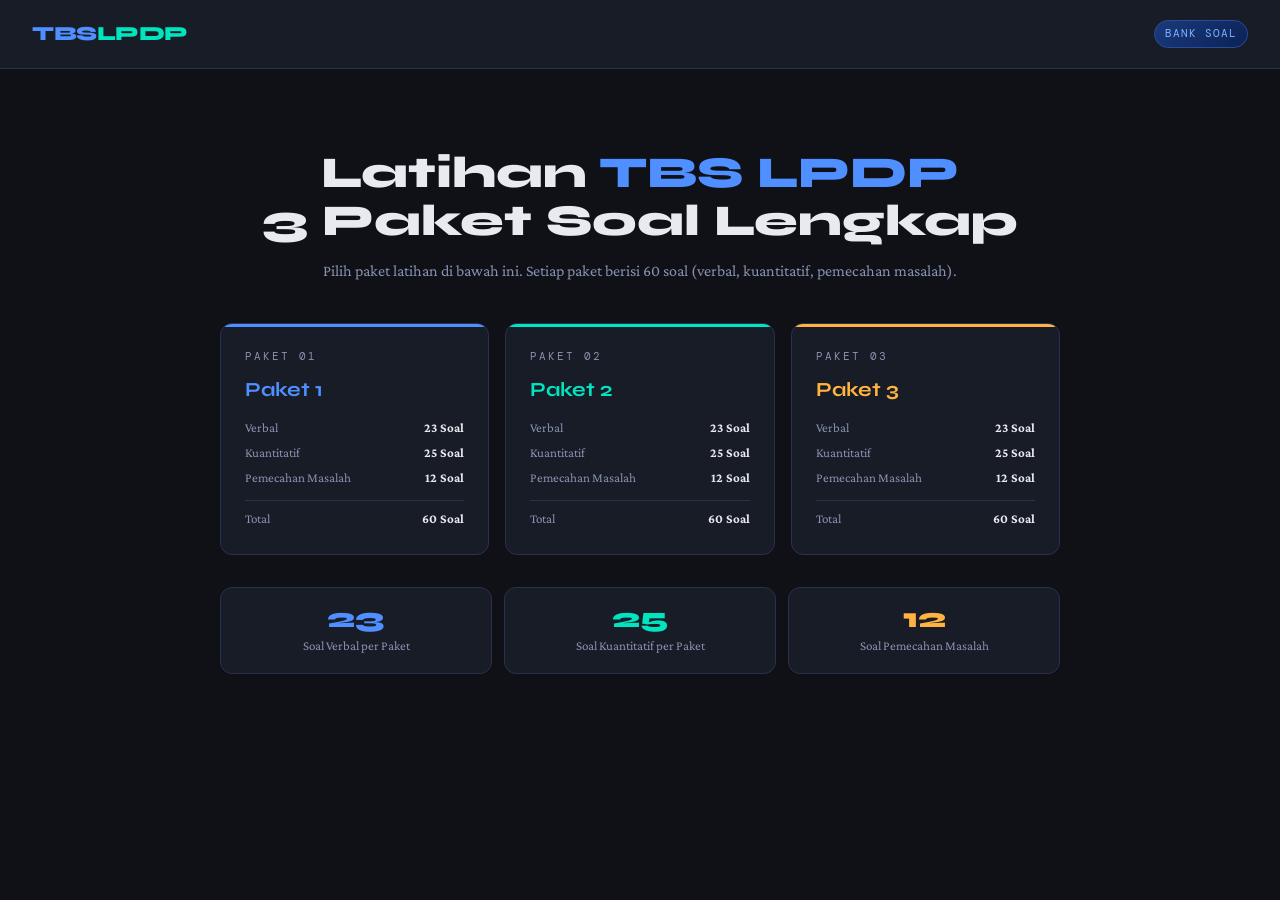
<file: index.html>
<!DOCTYPE html>
<html lang="id">
<head>
  <meta charset="UTF-8">
  <meta name="viewport" content="width=device-width, initial-scale=1.0">
  <title>Latihan TBS LPDP – Bank Soal</title>
  <link href="https://fonts.googleapis.com/css2?family=Crimson+Pro:ital,wght@0,400;0,600;0,700;1,400&family=DM+Mono:wght@400;500&family=Syne:wght@400;600;700;800&display=swap" rel="stylesheet">
  <link rel="stylesheet" href="./css/style.css">
</head>
<body>

<header>
  <div class="logo">TBS<span>LPDP</span></div>
  <div class="badge-lpdp">BANK SOAL</div>
  <!-- ✅ FIX: Hapus #timer-display dari sini. Timer hanya ada di quiz-screen -->
</header>

<main>
  <div id="home-screen">
    <div class="home-title">Latihan <span class="hl">TBS LPDP</span><br>3 Paket Soal Lengkap</div>
    <div class="home-subtitle">Pilih paket latihan di bawah ini. Setiap paket berisi 60 soal (verbal, kuantitatif, pemecahan masalah).</div>

    <div class="paket-grid" id="paket-grid"></div>

    <div class="info-boxes">
      <div class="info-box">
        <div class="num">23</div>
        <div class="lbl">Soal Verbal per Paket</div>
      </div>
      <div class="info-box">
        <div class="num" style="color:var(--accent2)">25</div>
        <div class="lbl">Soal Kuantitatif per Paket</div>
      </div>
      <div class="info-box">
        <div class="num" style="color:var(--accent3)">12</div>
        <div class="lbl">Soal Pemecahan Masalah</div>
      </div>
    </div>
  </div>

  <div id="quiz-screen" style="display:none">

    <!-- ✅ FIX: Satu-satunya #timer-display, ada di sini, dengan #timer-text di dalamnya -->
    <div id="timer-display" style="display:none; font-family:'DM Mono',monospace; font-weight:500; background:var(--surface); padding:6px 14px; border-radius:20px; border:1px solid var(--border)">
      ⏱️ <span id="timer-text">35:00</span>
    </div>

    <div id="timer-warning" style="display:none; margin:12px 0; padding:10px 16px; background:rgba(255,92,114,0.12); border:1px solid var(--red); border-radius:8px; color:var(--red); font-size:13px; text-align:center; font-weight:500">
      ⚠️ Waktu hampir habis! Segera jawab soal yang tersisa.
    </div>

    <div id="time-up-overlay" style="display:none; position:fixed; top:0; left:0; right:0; bottom:0; background:rgba(0,0,0,0.85); z-index:1000; align-items:center; justify-content:center; flex-direction:column; padding:24px; text-align:center">
      <div style="background:var(--surface); padding:32px; border-radius:16px; max-width:400px; width:100%">
        <div style="font-size:48px; margin-bottom:16px">⏰</div>
        <div style="font-family:'Syne',sans-serif; font-weight:700; font-size:20px; margin-bottom:8px">Waktu Habis!</div>
        <div style="color:var(--muted); margin-bottom:24px" id="time-up-message">Waktu untuk seksi ini telah berakhir.</div>
        <button class="btn btn-primary" onclick="closeTimeUp()">Lanjut ke Soal Berikutnya</button>
      </div>
    </div>

    <div style="display:flex;align-items:center;justify-content:space-between;margin-bottom:20px">
      <div>
        <div style="font-family:'Syne',sans-serif;font-weight:700;font-size:18px" id="paket-title"></div>
        <div style="font-size:13px;color:var(--muted)" id="section-label"></div>
      </div>
      <button class="btn btn-ghost" style="font-size:12px;padding:8px 16px" onclick="goHome()">← Keluar</button>
    </div>

    <div class="section-tabs" id="section-tabs">
      <button class="tab-btn" onclick="switchSection(0)" id="tab0">Verbal <span class="count">23</span></button>
      <button class="tab-btn" onclick="switchSection(1)" id="tab1">Kuantitatif <span class="count">25</span></button>
      <button class="tab-btn" onclick="switchSection(2)" id="tab2">Pemecahan <span class="count">12</span></button>
    </div>

    <div class="progress-bar-wrap"><div class="progress-bar" id="progress-bar"></div></div>

    <div class="q-map-label">NAVIGASI SOAL</div>
    <div class="q-map" id="q-map"></div>

    <div id="question-area"></div>

    <div class="nav-controls">
      <button class="btn btn-ghost" onclick="prevQ()" id="btn-prev">← Sebelumnya</button>
      <div style="font-family:'DM Mono',monospace;font-size:13px;color:var(--muted)" id="q-counter"></div>
      <button class="btn btn-primary" onclick="nextQ()" id="btn-next">Selanjutnya →</button>
    </div>

    <div style="margin-top:32px;text-align:center">
      <button class="btn btn-danger" onclick="finishQuiz()">Selesai & Lihat Hasil</button>
    </div>
  </div>

  <div id="result-screen">
    <div class="result-circle">
      <div>
        <div class="result-score" id="final-score">0</div>
        <div class="result-label">/ 60</div>
      </div>
    </div>
    <div class="result-title" id="result-title"></div>
    <div class="result-sub" id="result-sub"></div>

    <div class="result-breakdown" id="result-breakdown"></div>

    <div style="display:flex;gap:12px;justify-content:center;flex-wrap:wrap;margin-bottom:32px">
      <button class="btn btn-ghost" onclick="showReview()">Lihat Pembahasan</button>
      <button class="btn btn-success" onclick="goHome()">Pilih Paket Lain</button>
    </div>

    <div id="review-container"></div>
  </div>
</main>

<script src="./js/app.js"></script>

</body>
</html>
</file>
<file: css/style.css>
:root {
  --bg: #0f1117;
  --surface: #181c26;
  --surface2: #1e2333;
  --border: #2a3050;
  --accent: #4f8fff;
  --accent2: #00e5c0;
  --accent3: #ffb340;
  --red: #ff5c72;
  --green: #34d399;
  --text: #e8eaf0;
  --muted: #8892b0;
  --radius: 12px;
}

* { box-sizing: border-box; margin: 0; padding: 0; }

body {
  background: var(--bg);
  color: var(--text);
  font-family: 'Crimson Pro', Georgia, serif;
  font-size: 17px;
  min-height: 100vh;
  line-height: 1.6;
}

/* ── HEADER ── */
header {
  background: var(--surface);
  border-bottom: 1px solid var(--border);
  padding: 18px 32px;
  display: flex;
  align-items: center;
  justify-content: space-between;
  position: sticky;
  top: 0;
  z-index: 100;
}
.logo {
  font-family: 'Syne', sans-serif;
  font-weight: 800;
  font-size: 20px;
  letter-spacing: -0.5px;
  color: var(--accent);
}
.logo span { color: var(--accent2); }
.badge-lpdp {
  background: linear-gradient(135deg, #1a3a7a, #0d2257);
  border: 1px solid #2a4a9a;
  color: #7ab3ff;
  font-family: 'DM Mono', monospace;
  font-size: 11px;
  padding: 4px 10px;
  border-radius: 20px;
  letter-spacing: 1px;
}
#timer-display {
  font-family: 'DM Mono', monospace;
  font-size: 18px;
  color: var(--accent3);
  min-width: 60px;
  text-align: right;
}

/* ── MAIN LAYOUT ── */
main { max-width: 880px; margin: 0 auto; padding: 32px 20px 80px; }

/* ── HOME SCREEN ── */
#home-screen { text-align: center; padding: 48px 0; }
.home-title {
  font-family: 'Syne', sans-serif;
  font-weight: 800;
  font-size: clamp(28px, 5vw, 44px);
  line-height: 1.1;
  margin-bottom: 12px;
}
.home-title .hl { color: var(--accent); }
.home-subtitle { color: var(--muted); font-size: 16px; margin-bottom: 40px; }

.paket-grid {
  display: grid;
  grid-template-columns: repeat(auto-fit, minmax(220px, 1fr));
  gap: 16px;
  margin-bottom: 32px;
}
.paket-card {
  background: var(--surface);
  border: 1.5px solid var(--border);
  border-radius: var(--radius);
  padding: 24px;
  cursor: pointer;
  transition: all 0.2s ease;
  text-align: left;
  position: relative;
  overflow: hidden;
}
.paket-card::before {
  content: '';
  position: absolute;
  top: 0; left: 0; right: 0;
  height: 3px;
}
.paket-card:nth-child(1)::before { background: var(--accent); }
.paket-card:nth-child(2)::before { background: var(--accent2); }
.paket-card:nth-child(3)::before { background: var(--accent3); }
.paket-card:hover {
  border-color: var(--accent);
  transform: translateY(-3px);
  box-shadow: 0 12px 32px rgba(79,143,255,0.12);
}
.paket-num {
  font-family: 'DM Mono', monospace;
  font-size: 11px;
  letter-spacing: 2px;
  color: var(--muted);
  margin-bottom: 8px;
}
.paket-name {
  font-family: 'Syne', sans-serif;
  font-weight: 700;
  font-size: 20px;
  margin-bottom: 12px;
}
.paket-stats { display: flex; flex-direction: column; gap: 4px; }
.stat-row {
  display: flex;
  justify-content: space-between;
  font-size: 13px;
  color: var(--muted);
}
.stat-row strong { color: var(--text); }

.info-boxes {
  display: grid;
  grid-template-columns: repeat(3, 1fr);
  gap: 12px;
  margin-top: 24px;
}
.info-box {
  background: var(--surface);
  border: 1px solid var(--border);
  border-radius: var(--radius);
  padding: 16px;
}
.info-box .num {
  font-family: 'Syne', sans-serif;
  font-weight: 800;
  font-size: 28px;
  color: var(--accent);
  line-height: 1;
}
.info-box .lbl { font-size: 13px; color: var(--muted); margin-top: 4px; }

/* ── SECTION TABS ── */
.section-tabs {
  display: flex;
  gap: 4px;
  background: var(--surface);
  border: 1px solid var(--border);
  border-radius: var(--radius);
  padding: 4px;
  margin-bottom: 24px;
}
.tab-btn {
  flex: 1;
  padding: 10px 8px;
  border: none;
  border-radius: 8px;
  background: transparent;
  color: var(--muted);
  cursor: pointer;
  font-family: 'Syne', sans-serif;
  font-weight: 600;
  font-size: 13px;
  transition: all 0.15s ease;
  white-space: nowrap;
}
.tab-btn.active {
  background: var(--accent);
  color: #fff;
}
.tab-btn .count {
  display: inline-block;
  background: rgba(255,255,255,0.15);
  border-radius: 10px;
  padding: 0 6px;
  font-size: 11px;
  margin-left: 4px;
}

/* ── PROGRESS ── */
.progress-bar-wrap {
  height: 4px;
  background: var(--border);
  border-radius: 2px;
  margin-bottom: 24px;
  overflow: hidden;
}
.progress-bar {
  height: 100%;
  background: linear-gradient(90deg, var(--accent), var(--accent2));
  border-radius: 2px;
  transition: width 0.3s ease;
}

/* ── QUESTION CARD ── */
.question-header {
  display: flex;
  align-items: center;
  justify-content: space-between;
  margin-bottom: 16px;
}
.q-num {
  font-family: 'DM Mono', monospace;
  font-size: 12px;
  color: var(--muted);
  letter-spacing: 1px;
}
.q-type-badge {
  font-family: 'DM Mono', monospace;
  font-size: 10px;
  letter-spacing: 1px;
  padding: 3px 8px;
  border-radius: 20px;
  background: rgba(79,143,255,0.12);
  border: 1px solid rgba(79,143,255,0.3);
  color: var(--accent);
}

.question-card {
  background: var(--surface);
  border: 1.5px solid var(--border);
  border-radius: var(--radius);
  padding: 28px;
  margin-bottom: 16px;
}
.reading-passage {
  background: var(--bg);
  border-left: 3px solid var(--accent2);
  border-radius: 0 8px 8px 0;
  padding: 16px 20px;
  margin-bottom: 20px;
  font-style: italic;
  color: #c8d0e0;
  font-size: 15px;
  line-height: 1.7;
}
.question-text {
  font-size: 18px;
  margin-bottom: 24px;
  line-height: 1.5;
}

.options { display: flex; flex-direction: column; gap: 10px; }
.option-btn {
  display: flex;
  align-items: flex-start;
  gap: 14px;
  padding: 14px 18px;
  background: var(--bg);
  border: 1.5px solid var(--border);
  border-radius: 10px;
  cursor: pointer;
  color: var(--text);
  font-family: 'Crimson Pro', serif;
  font-size: 16px;
  text-align: left;
  transition: all 0.15s ease;
  line-height: 1.45;
  width: 100%;
}
.option-btn:hover:not(:disabled) {
  border-color: var(--accent);
  background: rgba(79,143,255,0.06);
}
.option-btn.selected {
  border-color: var(--accent);
  background: rgba(79,143,255,0.1);
  color: #fff;
}
.option-btn.correct {
  border-color: var(--green);
  background: rgba(52,211,153,0.1);
  color: var(--green);
}
.option-btn.wrong {
  border-color: var(--red);
  background: rgba(255,92,114,0.1);
  color: var(--red);
}
.opt-label {
  font-family: 'DM Mono', monospace;
  font-size: 12px;
  font-weight: 500;
  min-width: 22px;
  height: 22px;
  display: flex;
  align-items: center;
  justify-content: center;
  border: 1.5px solid currentColor;
  border-radius: 50%;
  flex-shrink: 0;
  margin-top: 1px;
}

/* ── EXPLANATION ── */
.explanation {
  background: rgba(0,229,192,0.06);
  border: 1px solid rgba(0,229,192,0.2);
  border-radius: 10px;
  padding: 16px 20px;
  margin-top: 16px;
  font-size: 15px;
  color: var(--accent2);
  display: none;
}
.explanation.show { display: block; }
.explanation strong { font-weight: 600; }

/* ── NAV CONTROLS ── */
.nav-controls {
  display: flex;
  align-items: center;
  justify-content: space-between;
  margin-top: 8px;
  gap: 12px;
}
.btn {
  font-family: 'Syne', sans-serif;
  font-weight: 700;
  font-size: 14px;
  padding: 12px 24px;
  border-radius: 10px;
  border: none;
  cursor: pointer;
  transition: all 0.15s ease;
  letter-spacing: 0.3px;
}
.btn-ghost {
  background: var(--surface);
  border: 1.5px solid var(--border);
  color: var(--text);
}
.btn-ghost:hover { border-color: var(--accent); }
.btn-primary {
  background: var(--accent);
  color: #fff;
}
.btn-primary:hover { background: #3b77ff; }
.btn-danger {
  background: rgba(255,92,114,0.1);
  border: 1.5px solid var(--red);
  color: var(--red);
}
.btn-success {
  background: var(--green);
  color: #052718;
}

/* ── Q MAP ── */
.q-map-label {
  font-family: 'DM Mono', monospace;
  font-size: 11px;
  color: var(--muted);
  letter-spacing: 1px;
  margin-bottom: 10px;
}
.q-map {
  display: flex;
  flex-wrap: wrap;
  gap: 6px;
  margin-bottom: 24px;
}
.qm-dot {
  width: 28px; height: 28px;
  border-radius: 6px;
  border: 1.5px solid var(--border);
  background: var(--surface);
  cursor: pointer;
  font-family: 'DM Mono', monospace;
  font-size: 11px;
  color: var(--muted);
  display: flex;
  align-items: center;
  justify-content: center;
  transition: all 0.12s;
}
.qm-dot.answered { background: rgba(79,143,255,0.2); border-color: var(--accent); color: var(--accent); }
.qm-dot.current { background: var(--accent); border-color: var(--accent); color: #fff; }

/* ── RESULT SCREEN ── */
#result-screen { display: none; text-align: center; padding: 40px 0; }
.result-circle {
  width: 140px; height: 140px;
  border-radius: 50%;
  border: 4px solid var(--accent);
  display: flex;
  align-items: center;
  justify-content: center;
  margin: 0 auto 24px;
  position: relative;
}
.result-score {
  font-family: 'Syne', sans-serif;
  font-weight: 800;
  font-size: 40px;
  color: var(--accent);
}
.result-label { font-size: 14px; color: var(--muted); }
.result-title {
  font-family: 'Syne', sans-serif;
  font-weight: 800;
  font-size: 26px;
  margin-bottom: 8px;
}
.result-sub { color: var(--muted); margin-bottom: 32px; }
.result-breakdown {
  display: grid;
  grid-template-columns: repeat(3, 1fr);
  gap: 12px;
  margin-bottom: 32px;
}
.breakdown-item {
  background: var(--surface);
  border: 1px solid var(--border);
  border-radius: var(--radius);
  padding: 20px 12px;
}
.breakdown-item .score-num {
  font-family: 'Syne', sans-serif;
  font-weight: 800;
  font-size: 24px;
}
.breakdown-item .score-lbl { font-size: 12px; color: var(--muted); margin-top: 4px; }

/* ── REVIEW SCREEN ── */
.review-item {
  background: var(--surface);
  border: 1.5px solid var(--border);
  border-radius: var(--radius);
  padding: 20px 24px;
  margin-bottom: 12px;
}
.review-item.correct-item { border-color: rgba(52,211,153,0.3); }
.review-item.wrong-item { border-color: rgba(255,92,114,0.3); }
.review-q { font-size: 15px; margin-bottom: 10px; }
.review-ans { font-size: 14px; margin-top: 6px; }

/* ── SECTION COMPLETE ── */
.section-complete {
  background: var(--surface);
  border: 1.5px solid var(--border);
  border-radius: var(--radius);
  padding: 32px;
  text-align: center;
  margin-bottom: 24px;
}
.section-complete h2 {
  font-family: 'Syne', sans-serif;
  font-weight: 700;
  font-size: 22px;
  margin-bottom: 8px;
}

@media (max-width: 600px) {
  header { padding: 14px 16px; }
  main { padding: 20px 12px 60px; }
  .result-breakdown { grid-template-columns: 1fr; }
  .info-boxes { grid-template-columns: 1fr 1fr 1fr; }
  .paket-grid { grid-template-columns: 1fr; }
}

/* Animasi timer warning */
#timer-warning {
  animation: pulse 2s infinite;
}

@keyframes pulse {
  0%, 100% { opacity: 1; }
  50% { opacity: 0.85; }
}

/* Overlay time-up */
#time-up-overlay {
  animation: fadeIn 0.3s ease;
}

@keyframes fadeIn {
  from { opacity: 0; }
  to { opacity: 1; }
}
</file>
